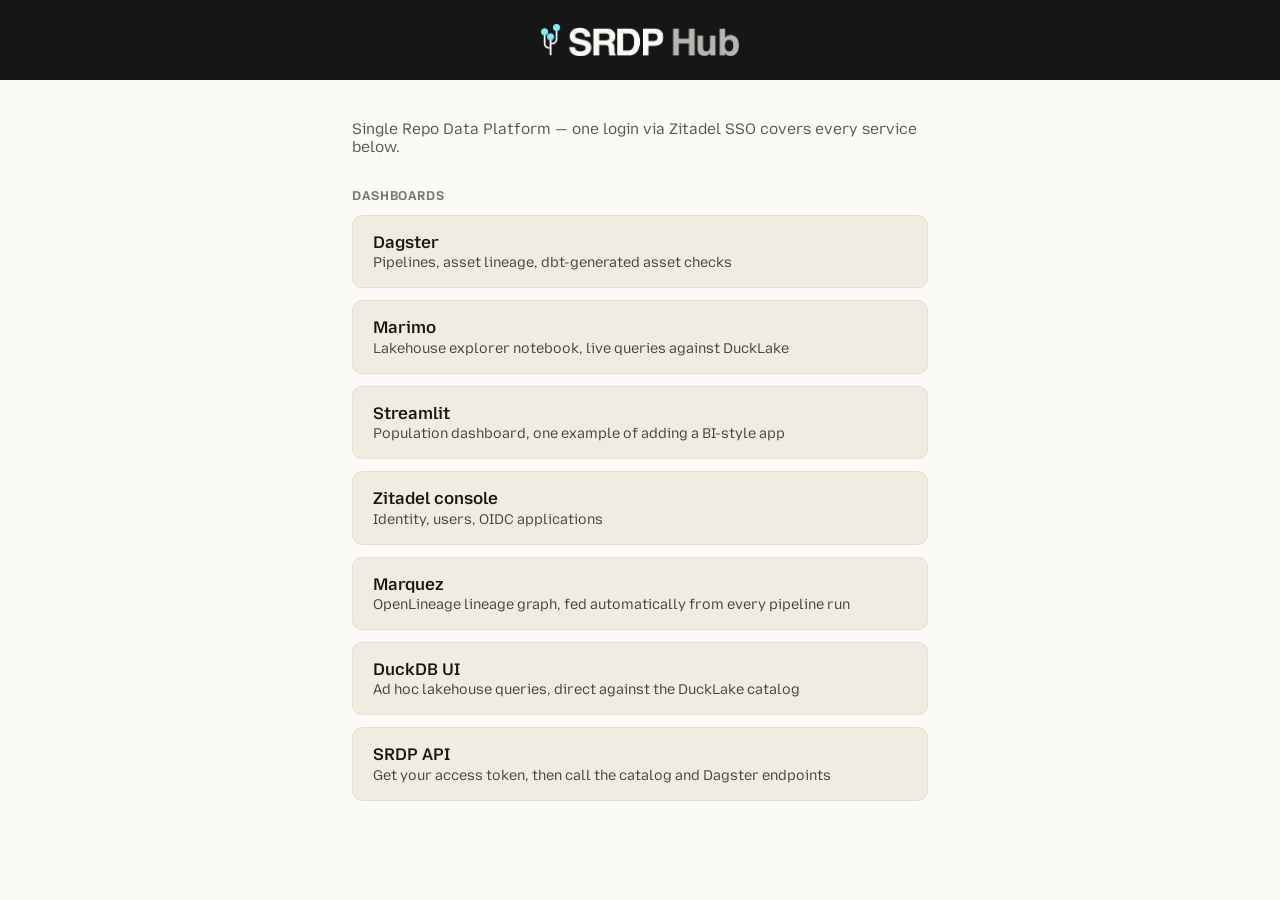
<file: services/hub/index.html>
<!doctype html>
<html lang="en">
<head>
<meta charset="utf-8">
<meta name="viewport" content="width=device-width, initial-scale=1">
<title>SRDP</title>
<link rel="icon" href="assets/favicon.png">
<style>
  @import url('https://fonts.googleapis.com/css2?family=Mozilla+Headline:wght@600;700&family=Mozilla+Text:wght@400;500&display=swap');

  :root {
    --ink: #161616;
    --paper: #FBFAF6;
    --sand: #F1ECE1;
    --sand-deep: #E6DECF;
    --cyan: #7DEDF6;
    --blue: #006BD4;
  }

  * { box-sizing: border-box; }

  body {
    margin: 0;
    min-height: 100vh;
    background: var(--paper);
    color: var(--ink);
    font-family: "Mozilla Text", system-ui, sans-serif;
  }

  header {
    background: var(--ink);
    padding: 1.5rem 2rem;
    display: flex;
    justify-content: center;
  }

  header img {
    height: 32px;
    display: block;
  }

  main {
    max-width: 640px;
    width: 100%;
    margin: 0 auto;
    padding: 2.5rem 2rem;
  }

  .subtitle {
    color: #555;
    margin: 0 0 2rem;
    font-size: 0.95rem;
  }

  .card {
    display: block;
    background: var(--sand);
    border: 1px solid var(--sand-deep);
    border-radius: 10px;
    padding: 1rem 1.25rem;
    margin-bottom: 0.75rem;
    text-decoration: none;
    color: var(--ink);
    transition: border-color 0.15s ease, background 0.15s ease;
  }

  .card:hover {
    border-color: var(--blue);
    background: var(--cyan);
  }

  .card .name {
    font-weight: 600;
    font-size: 1.05rem;
  }

  .card .desc {
    color: #444;
    font-size: 0.88rem;
    margin-top: 0.15rem;
  }

  .soon {
    opacity: 0.5;
  }

  .soon .card {
    cursor: default;
  }

  .soon .card:hover {
    border-color: var(--sand-deep);
    background: var(--sand);
  }

  section + section {
    margin-top: 1.5rem;
  }

  h2 {
    font-size: 0.8rem;
    text-transform: uppercase;
    letter-spacing: 0.05em;
    color: #777;
    margin: 0 0 0.75rem;
  }
</style>
</head>
<body>
<header>
  <img src="assets/logo.png" alt="SRDP Hub">
</header>
<main>
  <p class="subtitle">
    Single Repo Data Platform &mdash; one login via Zitadel SSO covers every
    service below.
  </p>

  <section>
    <h2>Dashboards</h2>
    <a class="card" href="https://dagster.srdp.localhost">
      <div class="name">Dagster</div>
      <div class="desc">Pipelines, asset lineage, dbt-generated asset checks</div>
    </a>
    <a class="card" href="https://marimo.srdp.localhost">
      <div class="name">Marimo</div>
      <div class="desc">Lakehouse explorer notebook, live queries against DuckLake</div>
    </a>
    <a class="card" href="https://streamlit.srdp.localhost">
      <div class="name">Streamlit</div>
      <div class="desc">Population dashboard, one example of adding a BI-style app</div>
    </a>
    <a class="card" href="https://auth.srdp.localhost">
      <div class="name">Zitadel console</div>
      <div class="desc">Identity, users, OIDC applications</div>
    </a>
    <a class="card" href="https://marquez.srdp.localhost">
      <div class="name">Marquez</div>
      <div class="desc">OpenLineage lineage graph, fed automatically from every pipeline run</div>
    </a>
    <a class="card" href="https://duckdb.srdp.localhost">
      <div class="name">DuckDB UI</div>
      <div class="desc">Ad hoc lakehouse queries, direct against the DuckLake catalog</div>
    </a>
    <a class="card" href="https://api.srdp.localhost/token">
      <div class="name">SRDP API</div>
      <div class="desc">Get your access token, then call the catalog and Dagster endpoints</div>
    </a>
  </section>
</main>
</body>
</html>
</file>
